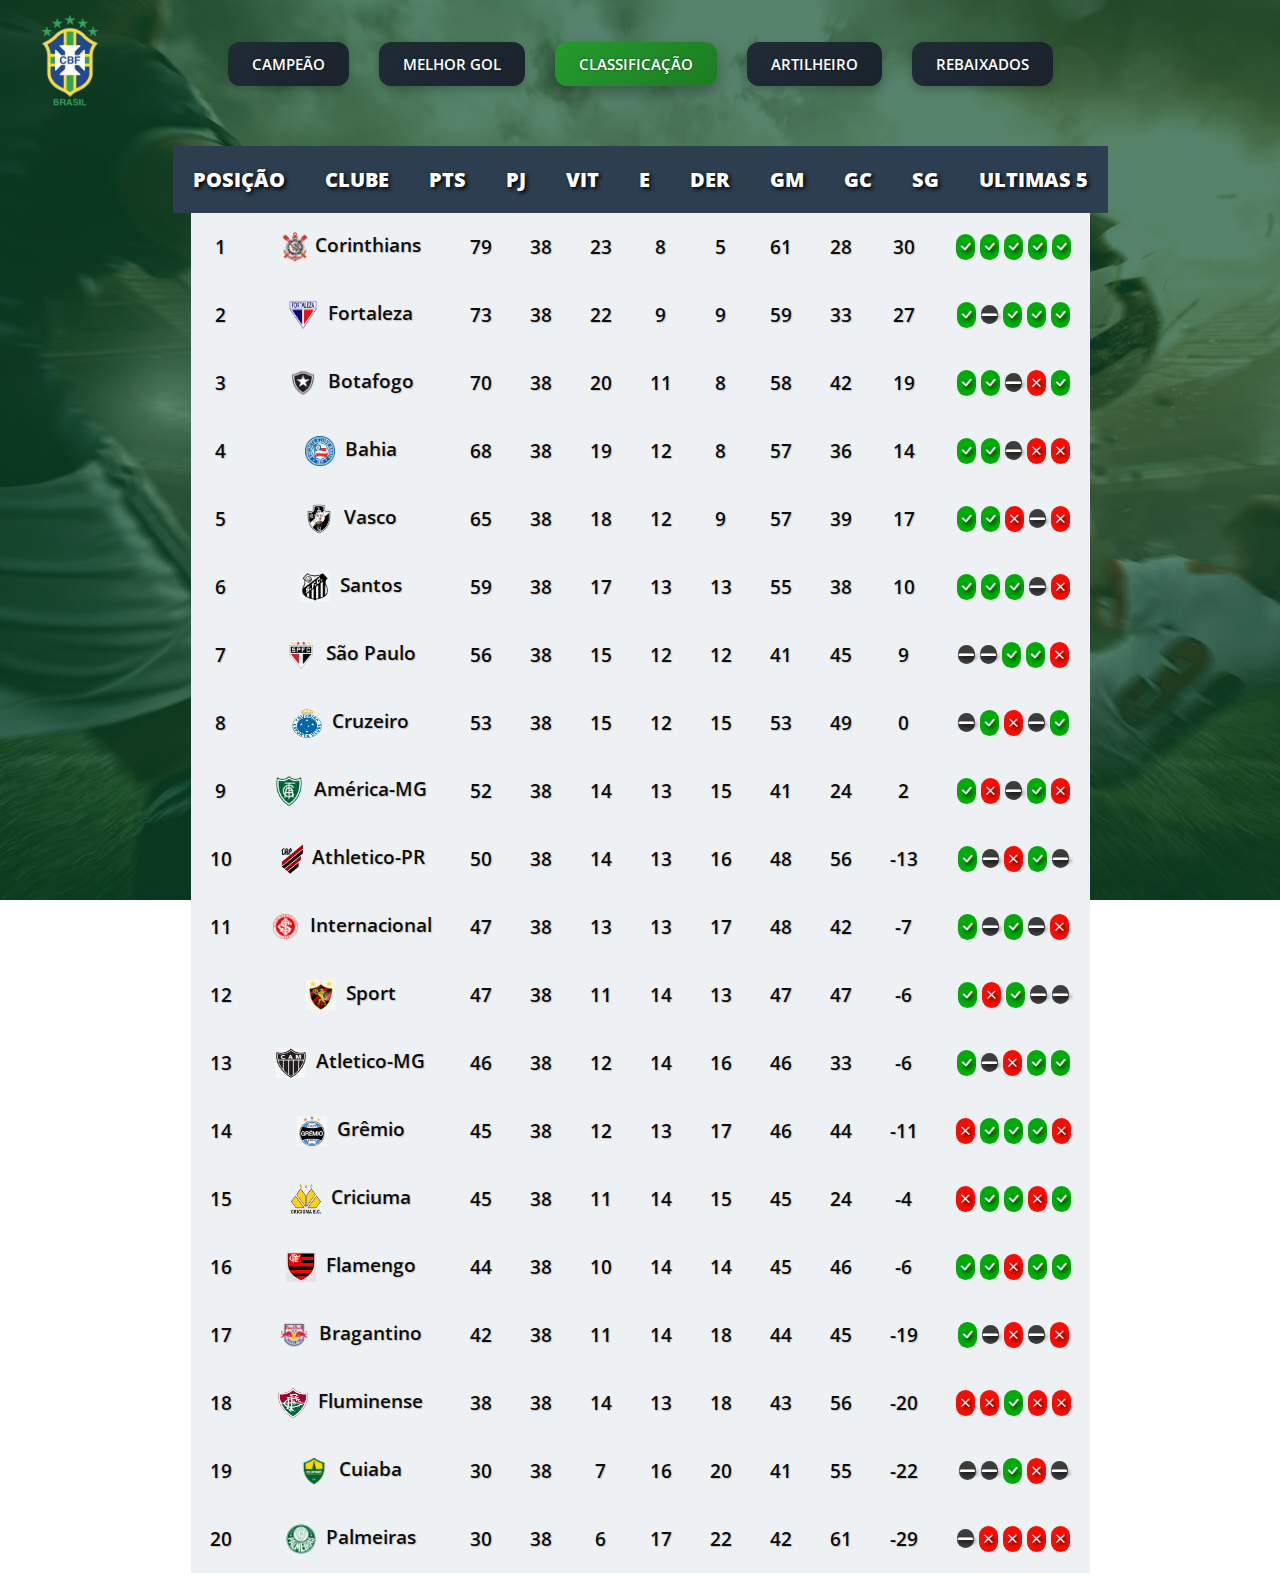
<file: index.html>
<!DOCTYPE html>
<html lang="Pt-br">
<head>
    <meta charset="UTF-8">
    <meta name="viewport" content="width=device-width, initial-scale=1.0">

    <!-- BOOTSTRAP ICONS -->
    <link rel="stylesheet" href="https://cdn.jsdelivr.net/npm/bootstrap-icons@1.11.3/font/bootstrap-icons.min.css">
    <!-- FIM DO BOOTSTRAP ICONS -->

    <!-- FONT AWESOME -->
    <link rel="stylesheet" href="https://cdnjs.cloudflare.com/ajax/libs/font-awesome/6.0.0-beta3/css/all.min.css">
    <!-- FIM DO FONT AWESOME -->

    <!-- GOOGLE FONTS -->
    <link rel="preconnect" href="https://fonts.googleapis.com">
    <link rel="preconnect" href="https://fonts.gstatic.com" crossorigin>
    <link href="https://fonts.googleapis.com/css2?family=Open+Sans:ital,wght@0,300..800;1,300..800&display=swap" rel="stylesheet">
    <!-- FIM DA GOOGLE FONTS -->
    
    <link rel="stylesheet" href="style.css">
    <title>Tabela do Brasileirão</title>
</head>
<body>
    <div class="header">
        <div id="logo">
            <img src="images/logo-campeonato-brasileiro.png" alt="logo-brasileirao-2022">
        </div>
        <div class="navigation">
            <ul>
                <li><a href="campeao.html">CAMPEÃO</a></li>
                <li><a href="melhor-gol.html">MELHOR GOL</a></li>
                <li class="active"><a href="#classificacao">CLASSIFICAÇÃO</a></li>
                <li><a href="artilheiro.html">ARTILHEIRO</a></li>
                <li><a href="rebaixados.html">REBAIXADOS</a></li>
            </ul>
        </div>
    </div>
    <div class="container">
        <table>
            <thead>
                <tr>
                    <th>POSIÇÃO</th>
                    <th>CLUBE</th>
                    <th>Pts</th>
                    <th>PJ</th>
                    <th>VIT</th>
                    <th>E</th>
                    <th>DER</th>
                    <th>GM</th>
                    <th>GC</th>
                    <th>SG</th>
                    <th>Ultimas 5</th>
                </tr>
            </thead>
            <tbody>
                <tr>
                    <td>1</td>
                    <td><img src="images/corinthians.png" alt="Corinthians" class="team-icon">Corinthians</td>
     <!--Pontos-->  <td>79</td>
     <!--Jogos-->   <td>38</td>
     <!--Vitorias--><td>23</td>
     <!--Empates--> <td>8</td>
     <!--Derrotas--><td>5</td>
     <!--GM-->      <td>61</td>
     <!--GC-->      <td>28</td>
     <!--SG-->      <td>30</td>
                    <td>
                        <i class="bi bi-check"></i>
                        <i class="bi bi-check"></i>
                        <i class="bi bi-check"></i>
                        <i class="bi bi-check"></i>
                        <i class="bi bi-check"></i>
                    </td>
                </tr>
                <tr>
                    <td>2</td>
                    <td><img src="images/fortaleza.png" alt="Fortaleza" class="team-icon"> Fortaleza</td>
                    <td>73</td>
                    <td>38</td>
                    <td>22</td>
                    <td>9</td>
                    <td>9</td>
                    <td>59</td>
                    <td>33</td>
                    <td>27</td>
                    <td>
                        <i class="bi bi-check"></i>
                        <i class="fas fa-minus"></i>
                        <i class="bi bi-check"></i>
                        <i class="bi bi-check"></i>
                        <i class="bi bi-check"></i>
                    </td>
                </tr>
                <tr>
                    <td>3</td>
                    <td><img src="images/botafogo-removebg-preview.png" alt="Botafogo" class="team-icon"> Botafogo</td>
                    <td>70</td>
                    <td>38</td>
                    <td>20</td>
                    <td>11</td>
                    <td>8</td>
                    <td>58</td>
                    <td>42</td>
                    <td>19</td>
                    <td><i class="bi bi-check"></i>
                        <i class="bi bi-check"></i>
                        <i class="fas fa-minus"></i>
                        <i class="bi bi-x"></i>
                        <i class="bi bi-check"></i>
                    </td>
                </tr>
                <tr>
                    <td>4</td>
                    <td><img src="images/Bahia.png" alt="Bahia" class="team-icon"> Bahia</td>
                    <td>68</td>
                    <td>38</td>
                    <td>19</td>
                    <td>12</td>
                    <td>8</td>
                    <td>57</td>
                    <td>36</td>
                    <td>14</td>
                    <td>
                        <i class="bi bi-check"></i>
                        <i class="bi bi-check"></i>
                        <i class="fas fa-minus"></i>
                        <i class="bi bi-x"></i>
                        <i class="bi bi-x"></i>
                    </td>
                </tr>
                <tr>
                    <td>5</td>
                    <td><img src="images/vasco.png" alt="São Paulo" class="team-icon"> Vasco</td>
                    <td>65</td>
                    <td>38</td>
                    <td>18</td>
                    <td>12</td>
                    <td>9</td>
                    <td>57</td>
                    <td>39</td>
                    <td>17</td>
                    <td>
                        <i class="bi bi-check"></i>
                        <i class="bi bi-check"></i>
                        <i class="bi bi-x"></i>
                        <i class="fas fa-minus"></i>
                        <i class="bi bi-x"></i>
                    </td>
                </tr>
                <tr>
                    <td>6</td>
                    <td><img src="images/SANTS.png" alt="Santos" class="team-icon"> Santos</td>
                    <td>59</td>
                    <td>38</td>
                    <td>17</td>
                    <td>13</td>
                    <td>13</td>
                    <td>55</td>
                    <td>38</td>
                    <td>10</td>
                    <td>
                        <i class="bi bi-check"></i>
                        <i class="bi bi-check"></i>
                        <i class="bi bi-check"></i>
                        <i class="fas fa-minus"></i>
                        <i class="bi bi-x"></i>
                    </td>
                </tr>
                <tr>
                    <td>7</td>
                    <td><img src="images/saopaulo.png" alt="Vasco" class="team-icon"> São Paulo</td>
                    <td>56</td>
                    <td>38</td>
                    <td>15</td>
                    <td>12</td>
                    <td>12</td>
                    <td>41</td>
                    <td>45</td>
                    <td>9</td>
                    <td>
                        <i class="fas fa-minus"></i>
                        <i class="fas fa-minus"></i>
                        <i class="bi bi-check"></i>
                        <i class="bi bi-check"></i>
                        <i class="bi bi-x"></i>
                    </td>
                </tr>
                <tr>
                    <td>8</td>
                    <td><img src="images/cruzeiro.png" alt="Cruzeiro" class="team-icon"> Cruzeiro</td>
                    <td>53</td>
                    <td>38</td>
                    <td>15</td>
                    <td>12</td>
                    <td>15</td>
                    <td>53</td>
                    <td>49</td>
                    <td>0</td>
                    <td>
                        <i class="fas fa-minus"></i>
                        <i class="bi bi-check"></i>
                        <i class="bi bi-x"></i>
                        <i class="fas fa-minus"></i>
                        <i class="bi bi-check"></i>
                    </td>
                </tr>
                <tr>
                    <td>9</td>
                    <td><img src="images/america-mg.png" alt="América-MG" class="team-icon"> América-MG</td>
                    <td>52</td>
                    <td>38</td>
                    <td>14</td>
                    <td>13</td>
                    <td>15</td>
                    <td>41</td>
                    <td>24</td>
                    <td>2</td>
                    <td>
                        <i class="bi bi-check"></i>
                        <i class="bi bi-x"></i>
                        <i class="fas fa-minus"></i>
                        <i class="bi bi-check"></i>
                        <i class="bi bi-x"></i>
                    </td>
                </tr>
                <tr>
                    <td>10</td>
                    <td><img src="images/athletico PR.png" alt="Athletico-PR" class="team-icon">Athletico-PR</td>
                    <td>50</td>
                    <td>38</td>
                    <td>14</td>
                    <td>13</td>
                    <td>16</td>
                    <td>48</td>
                    <td>56</td>
                    <td>-13</td>
                    <td>
                        <i class="bi bi-check"></i>
                        <i class="fas fa-minus"></i>
                        <i class="bi bi-x"></i>
                        <i class="bi bi-check"></i>
                        <i class="fas fa-minus"></i>
                    </td>
                </tr>
                <tr>
                    <td>11</td>
                    <td><img src="images/internacional.png" alt="Internacional" class="team-icon"> Internacional</td>
                    <td>47</td>
                    <td>38</td>
                    <td>13</td>
                    <td>13</td>
                    <td>17</td>
                    <td>48</td>
                    <td>42</td>
                    <td>-7</td>
                    <td>
                        <i class="bi bi-check"></i>
                        <i class="fas fa-minus"></i>
                        <i class="bi bi-check"></i>
                        <i class="fas fa-minus"></i>
                        <i class="bi bi-x"></i>
                    </td>
                </tr>
                <tr>
                    <td>12</td>
                    <td><img src="images/sport.png" alt="Sport" class="team-icon"> Sport</td>
                    <td>47</td>
                    <td>38</td>
                    <td>11</td>
                    <td>14</td>
                    <td>13</td>
                    <td>47</td>
                    <td>47</td>
                    <td>-6</td>
                    <td>
                        <i class="bi bi-check"></i>
                        <i class="bi bi-x"></i>
                        <i class="bi bi-check"></i>
                        <i class="fas fa-minus"></i>
                        <i class="fas fa-minus"></i>
                    </td>
                </tr>
                <tr>
                    <td>13</td>
                    <td><img src="images/Clube_Atlético_Mineiro_logo.svg.png" alt="Atletico-MG" class="team-icon"> Atletico-MG</td>
                    <td>46</td>
                    <td>38</td>
                    <td>12</td>
                    <td>14</td>
                    <td>16</td>
                    <td>46</td>
                    <td>33</td>
                    <td>-6</td>
                    <td>
                        <i class="bi bi-check"></i>
                        <i class="fas fa-minus"></i>
                        <i class="bi bi-x"></i>
                        <i class="bi bi-check"></i>
                        <i class="bi bi-check"></i>
                    </td>
                </tr>
                <tr>
                    <td>14</td>
                    <td><img src="images/gremio.png" alt="Gremio" class="team-icon"> Grêmio</td>
                    <td>45</td>
                    <td>38</td>
                    <td>12</td>
                    <td>13</td>
                    <td>17</td>
                    <td>46</td>
                    <td>44</td>
                    <td>-11</td>
                    <td>
                        <i class="bi bi-x"></i>
                        <i class="bi bi-check"></i>
                        <i class="bi bi-check"></i>
                        <i class="bi bi-check"></i>
                        <i class="bi bi-x"></i>
                    </td>
                </tr>
                <tr>
                    <td>15</td>
                    <td><img src="images/Criciuma.png" alt="Criciuma" class="team-icon"> Criciuma</td>
                    <td>45</td>
                    <td>38</td>
                    <td>11</td>
                    <td>14</td>
                    <td>15</td>
                    <td>45</td>
                    <td>24</td>
                    <td>-4</td>
                    <td>
                        <i class="bi bi-x"></i>
                        <i class="bi bi-check"></i>
                        <i class="bi bi-check"></i>
                        <i class="bi bi-x"></i>
                        <i class="bi bi-check"></i>
                    </td>
                </tr>
                <tr>
                    <td>16</td>
                    <td><img src="images/flamengo.jpeg" alt="Flamengo" class="team-icon"> Flamengo</td>
                    <td>44</td>
                    <td>38</td>
                    <td>10</td>
                    <td>14</td>
                    <td>14</td>
                    <td>45</td>
                    <td>46</td>
                    <td>-6</td>
                    <td>
                        <i class="bi bi-check"></i>
                        <i class="bi bi-check"></i>
                        <i class="bi bi-x"></i>
                        <i class="bi bi-check"></i>
                        <i class="bi bi-check"></i>
                    </td>
                </tr>
                <tr>
                    <td>17</td>
                    <td><img src="images/Bragantino.png" alt="Bragantino" class="team-icon"> Bragantino</td>
                    <td>42</td>
                    <td>38</td>
                    <td>11</td>
                    <td>14</td>
                    <td>18</td>
                    <td>44</td>
                    <td>45</td>
                    <td>-19</td>
                    <td>
                        <i class="bi bi-check"></i>
                        <i class="fas fa-minus"></i>
                        <i class="bi bi-x"></i>
                        <i class="fas fa-minus"></i>
                        <i class="bi bi-x"></i>
                    </td>
                </tr>
                <tr>
                    <td>18</td>
                    <td><img src="images/Fluminense.png" alt="Flu" class="team-icon"> Fluminense</td>
                    <td>38</td>
                    <td>38</td>
                    <td>14</td>
                    <td>13</td>
                    <td>18</td>
                    <td>43</td>
                    <td>56</td>
                    <td>-20</td>
                    <td>
                        <i class="bi bi-x"></i>
                        <i class="bi bi-x"></i>
                        <i class="bi bi-check"></i>
                        <i class="bi bi-x"></i>
                        <i class="bi bi-x"></i>
                    </td>
                </tr>
                <tr>
                    <td>19</td>
                    <td><img src="images/cuiaba.png" alt="Cuiaba" class="team-icon"> Cuiaba</td>
                    <td>30</td>
                    <td>38</td>
                    <td>7</td>
                    <td>16</td>
                    <td>20</td>
                    <td>41</td>
                    <td>55</td>
                    <td>-22</td>
                    <td>
                        <i class="fas fa-minus"></i>
                        <i class="fas fa-minus"></i>
                        <i class="bi bi-check"></i>
                        <i class="bi bi-x"></i>
                        <i class="fas fa-minus"></i>
                    </td>
                </tr>
                <tr>
                    <td>20</td>
                    <td><img src="images/palmeiras.png" alt="Palmeiras" class="team-icon"> Palmeiras</td>
                    <td>30</td>
                    <td>38</td>
                    <td>6</td>
                    <td>17</td>
                    <td>22</td>
                    <td>42</td>
                    <td>61</td>
                    <td>-29</td>
                    <td>
                        <i class="fas fa-minus"></i>
                        <i class="bi bi-x"></i>
                        <i class="bi bi-x"></i>
                        <i class="bi bi-x"></i>
                        <i class="bi bi-x"></i>
                    </td>
                </tr>
            </tbody>
        </table>
    </div>

    <!--RODAPÉ-->
    <!--<footer>
        <div class="container">
                <div class="copyright">
                    &copy; 2024 <strong>Gusttavo Fotografia</strong>. Todos os direitos reservados.
                    <p>― Desenvolvido por GuDev-07 <a href="https://github.com/GuDev-07" aria-label="GitHub">
                            <i class="fab fa-github"></i></a> ―</p>
                </div>
            </div>
        </div>
    </footer>-->
    <!--FIM DO RODAPÉ-->
</body>
</html>
</file>
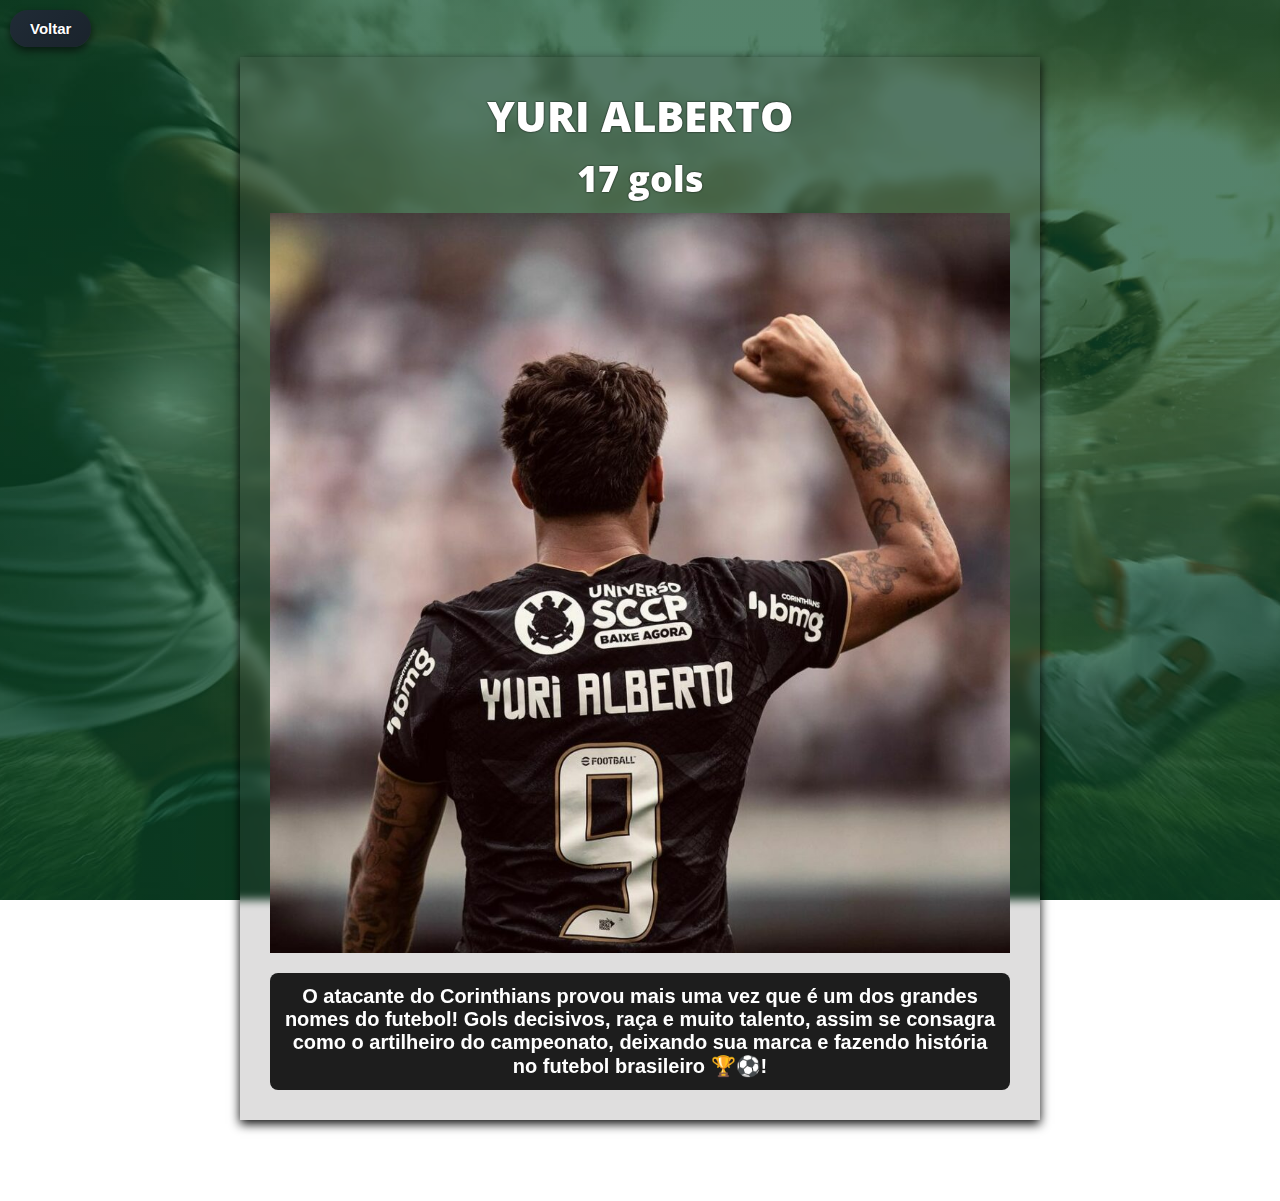
<file: artilheiro.html>
<!DOCTYPE html>
<html lang="pt-br">
<head>
    <meta charset="UTF-8">
    <meta name="viewport" content="width=device-width, initial-scale=1.0">

    <!-- BOOTSTRAP ICONS -->
    <link rel="stylesheet" href="https://cdn.jsdelivr.net/npm/bootstrap-icons@1.11.3/font/bootstrap-icons.min.css">
    <!-- FIM DO BOOTSTRAP ICONS -->

    <!-- FONT AWESOME -->
    <link rel="stylesheet" href="https://cdnjs.cloudflare.com/ajax/libs/font-awesome/6.0.0-beta3/css/all.min.css">
    <!-- FIM DO FONT AWESOME -->

    <!-- GOOGLE FONTS -->
    <link rel="preconnect" href="https://fonts.googleapis.com">
    <link rel="preconnect" href="https://fonts.gstatic.com" crossorigin>
    <link href="https://fonts.googleapis.com/css2?family=Open+Sans:ital,wght@0,300..800;1,300..800&display=swap" rel="stylesheet">
    <!-- FIM DA GOOGLE FONTS -->
    
    <link rel="stylesheet" href="style.css">
    <title>Tabela do Brasileirão</title>
</head>
<body>
    <div class="posicao-botao">
        <button class="botao-oficial" type="button" onclick="window.location.href='index.html'">Voltar</button>
    </div>

    <div class="container-artilheiro">
        <h1 class="player-name">YURI ALBERTO</h1>
        <h2 class="score-numbers">17 gols</h2>
            <img src="images/yuri-alberto-artilheiro.png" alt="Yuri Alberto Artilheiro">
       
        <div class="text-box">
            <a href="https://www.instagram.com/yurialberto/" target="_blank">
                <button>
                    O atacante do Corinthians provou mais uma vez que é um dos grandes nomes do futebol! Gols decisivos, 
                    raça e muito talento, assim se consagra como o artilheiro do campeonato, 
                    deixando sua marca e fazendo história no futebol brasileiro 🏆⚽!
                </button>
            </a>
        </div>
    </div>

    <section>
        <p class="oi">
            ㅤㅤ
        </p>
        <p class="oi">
            ㅤㅤ
        </p>
        <p class="oi">
            ㅤㅤ
        </p>
    </section>

    
</body>
</html>
</file>
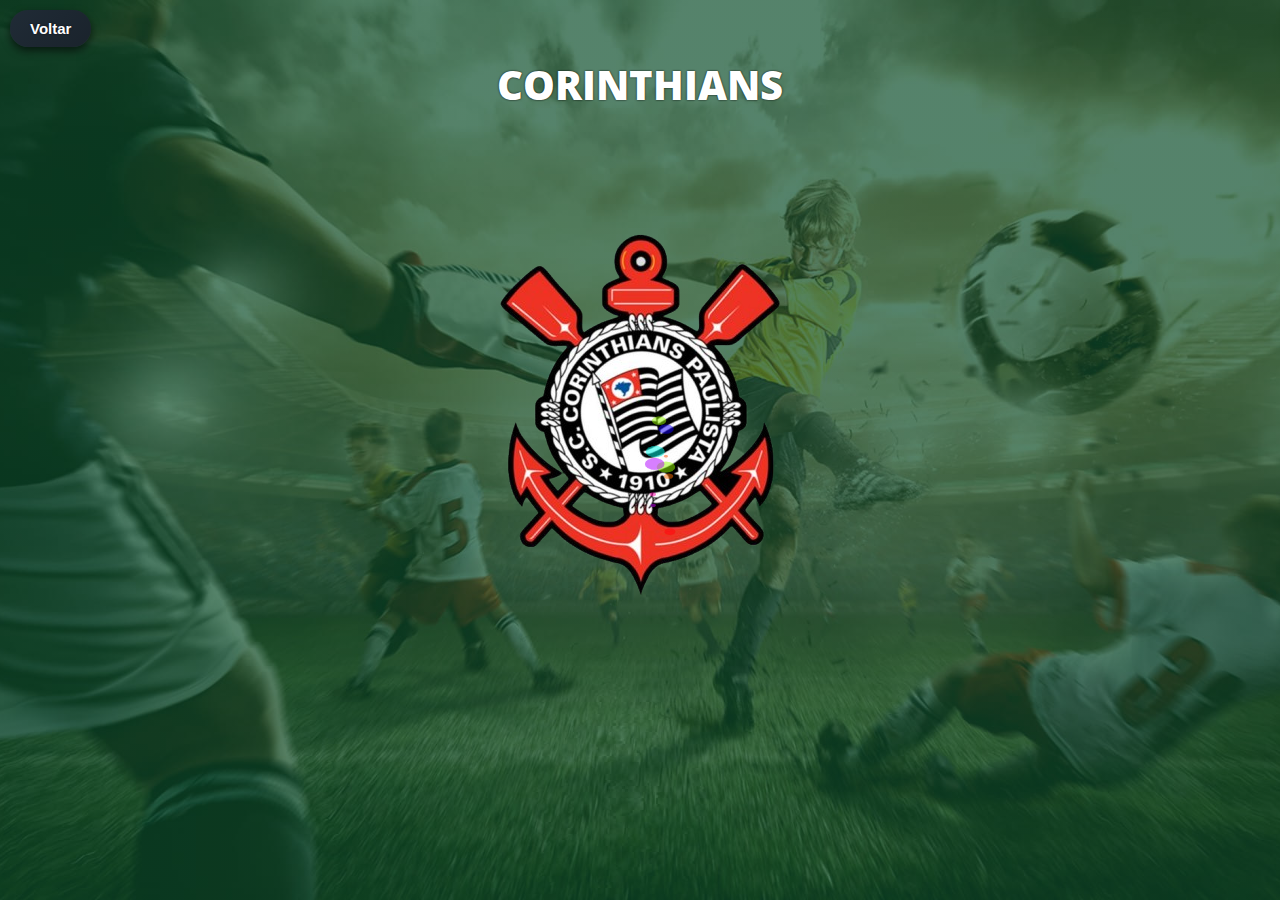
<file: campeao.html>
<!DOCTYPE html>
<html lang="pt-br">
<head>
    <meta charset="UTF-8">
    <meta name="viewport" content="width=device-width, initial-scale=1.0">

    <!-- BOOTSTRAP ICONS -->
    <link rel="stylesheet" href="https://cdn.jsdelivr.net/npm/bootstrap-icons@1.11.3/font/bootstrap-icons.min.css">
    <!-- FIM DO BOOTSTRAP ICONS -->

    <!-- FONT AWESOME -->
    <link rel="stylesheet" href="https://cdnjs.cloudflare.com/ajax/libs/font-awesome/6.0.0-beta3/css/all.min.css">
    <!-- FIM DO FONT AWESOME -->

    <!-- GOOGLE FONTS -->
    <link rel="preconnect" href="https://fonts.googleapis.com">
    <link rel="preconnect" href="https://fonts.gstatic.com" crossorigin>
    <link href="https://fonts.googleapis.com/css2?family=Open+Sans:ital,wght@0,300..800;1,300..800&display=swap" rel="stylesheet">
    <!-- FIM DA GOOGLE FONTS -->
    
    <link rel="stylesheet" href="style.css">
    <title>Tabela do Brasileirão</title>
</head>
<body>
    <div class="posicao-botao">
        <button class="botao-oficial" type="button" onclick="window.location.href='index.html'">Voltar</button>
    </div>

    <h1 class="nome-do-campeao">CORINTHIANS</h1>

    <div class="container-campeao">
        <div>
            <a href="https://www.instagram.com/corinthians/" target="">
                <button>
                    <img src="images/cor-removebg-preview.png" alt="campeao">
                </button>
            </a>
            <canvas id="fireworks"></canvas>
        </div>
    </div>

    <audio autoplay>
        <source src="audio/hino-corinthians.mp3" type="audio/mpeg">
    </audio>
    
    <script src="script.js"></script>
    
    
</body>
</html>
</file>
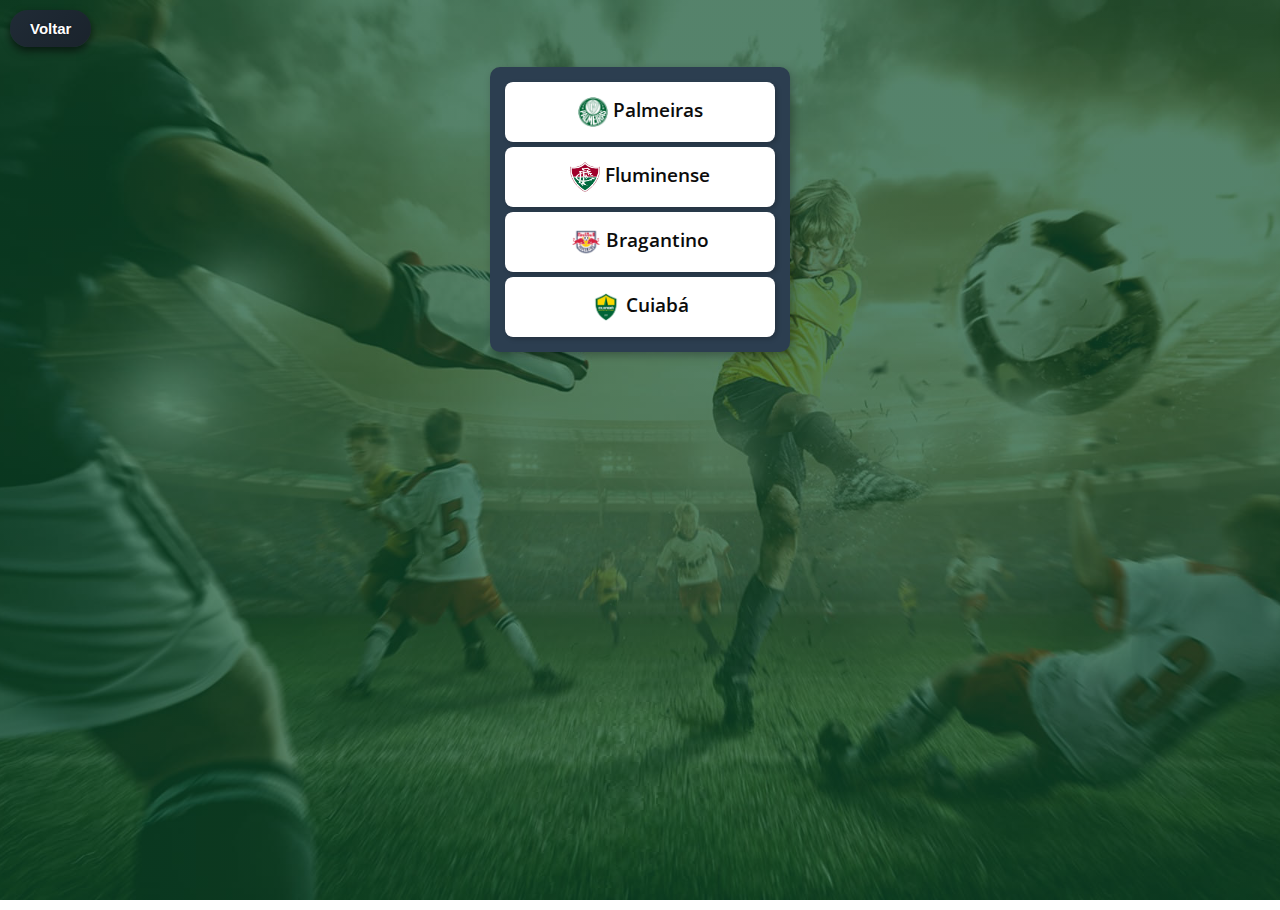
<file: rebaixados.html>
<!DOCTYPE html>
<html lang="pt-br">
<head>
    <meta charset="UTF-8">
    <meta name="viewport" content="width=device-width, initial-scale=1.0">

    <!-- BOOTSTRAP ICONS -->
    <link rel="stylesheet" href="https://cdn.jsdelivr.net/npm/bootstrap-icons@1.11.3/font/bootstrap-icons.min.css">
    <!-- FIM DO BOOTSTRAP ICONS -->

    <!-- FONT AWESOME -->
    <link rel="stylesheet" href="https://cdnjs.cloudflare.com/ajax/libs/font-awesome/6.0.0-beta3/css/all.min.css">
    <!-- FIM DO FONT AWESOME -->

    <!-- GOOGLE FONTS -->
    <link rel="preconnect" href="https://fonts.googleapis.com">
    <link rel="preconnect" href="https://fonts.gstatic.com" crossorigin>
    <link href="https://fonts.googleapis.com/css2?family=Open+Sans:ital,wght@0,300..800;1,300..800&display=swap" rel="stylesheet">
    <!-- FIM DA GOOGLE FONTS -->
    
    <link rel="stylesheet" href="style.css">
    <title>Tabela do Brasileirão</title>
</head>

<body>
    <div class="posicao-botao">
        <button class="botao-oficial" type="button" onclick="window.location.href='index.html'">Voltar</button>
    </div>

    <div class="rebaixados-container">
        <ul class="rebaixados-lista">
            <li onclick="mostrarAlerta('Palmeiras')">
                <img src="images/palmeiras.png" alt="Palmeiras" class="team-icon">Palmeiras
            </li>
            <li onclick="mostrarAlerta('Fluminense')">
                <img src="images/Fluminense.png" alt="Fluminense" class="team-icon">Fluminense
            </li>
            <li onclick="mostrarAlerta('Bragantino')">
                <img src="images/Bragantino.png" alt="Bragantino" class="team-icon">Bragantino
            </li>
            <li onclick="mostrarAlerta('Cuiabá')">
                <img src="images/cuiaba.png" alt="Cuiabá" class="team-icon">Cuiabá
            </li>
        </ul>
    </div>

    <script src="script.js"></script>
</body>
</html>
</file>
<file: style.css>
/*ESTILIZAÇÃO DA PÁGINA PRINCIPAL*/
* {
    margin: 0;
    padding: 0;
    box-sizing: border-box;
}

html, body {
    margin: 0; /* Remove margens do corpo e do html */
    padding: 0; /* Remove preenchimentos */
    height: 100%; /* Garante que o html cubra 100% da altura */
}

body {
    font-family: "Open Sans", serif;
    background: linear-gradient(rgba(13, 78, 44, 0.7), rgba(13, 78, 44, 0.7)), url('images/football-pc-x5vu5pq9p76m0qe9.jpg');
    background-size: cover; /* A imagem cobre toda a área visível */
    background-repeat: no-repeat; /* Evita que a imagem se repita */
    background-attachment: fixed; /* Mantém a imagem fixa ao rolar a página */
    background-position: center; /* Centraliza a imagem */
    min-height: 100vh; /* O corpo cobre toda a janela */
    font-size: 19px;
}


.header {
    display: flex;
    align-items: center;
    padding: 10px 20px;
}

#logo img {
    width: 100px;
    height: 100px;
}

.navigation {
    flex-grow: 1;
    display: flex; 
    justify-content: center;
}

/* Estilo para a barra de navegação */
.navigation ul {
    list-style-type: none;
    margin: 0;
    padding: 0;
    display: flex;
    gap: 30px;
    padding-right: 100px;
}

.navigation li a {
    font-size: 15px;
    cursor: pointer;
    background: linear-gradient(135deg, #202b36, #1a232c);
    color: #fff;
    text-decoration: none;
    border: none;
    border-radius: 12px;
    padding: 12px 24px;
    font-weight: 600;
    text-shadow: 0px 0px 2px rgba(0, 0, 0, 0.568);
    box-shadow: 0 4px 8px rgba(0, 0, 0, 0.2);
    transition: all 0.3s ease, box-shadow 0.3s ease;
    outline: none;
}

.navigation li a:hover,
.navigation li.active a {
    background: linear-gradient(135deg, #239b2d, #1d7c22);
    color: #ffffff;
    transform: translateY(-2px); 
    box-shadow: 0 8px 16px rgba(0, 0, 0, 0.3);
}

.navigation li a:active {
    transform: translateY(0);
    box-shadow: 0 4px 8px rgba(0, 0, 0, 0.2);
}

.container {
    width: 90%;
    max-width: 1200px;
    margin: 0 auto;
    padding: 20px;
}

/*ESTILIZÇÃO PARA A TABELA*/
table {
    width: 100%;
    border-collapse: collapse;
    display: flex;
    flex-direction: column;
    align-items: center;
}

th{
    padding: 20px;
}

td {
    padding: 19px;
    text-align: center;
    white-space: nowrap; /* Garante que o conteúdo não quebre */
}

.team-cell {
    display: flex; /* Aplica Flexbox para alinhar horizontalmente */
    align-items: center; /* Alinha verticalmente */
    justify-content: flex-start; /* Alinha à esquerda */
    white-space: nowrap; /* Impede quebra de linha */
    gap: 5px; /* Espaço entre o ícone e o texto */
    padding-left: 5px;
    overflow: hidden; /* Garante que nada ultrapasse */
    vertical-align: middle;
}

.team-icon {
    width: 30px;
    height: 30px;
    margin-right: 5px;
    flex-shrink: 0; /* Evita que o ícone diminua */
    vertical-align: middle;
}

th {
    background-color: #2c3e50;
    color: #fff;
    font-weight: bold;
    text-transform: uppercase;
    font-size: 20px;
    font-weight: 900;
    text-shadow: 2px 2px 4px rgb(0, 0, 0);
}

td {
    background-color: #eef1f3;
    font-size: 19px;
    color: #0c0c0c;
    font-weight: 600;
    text-shadow: 1px 1px 1px rgba(0, 0, 0, 0.192);
}

.team-icon {
    width: 30px;
    height: 30px;
    margin-right: 5px;
    flex-shrink: 0; /* Evita que o ícone diminua */
}

i {
    font-size: 19px;
    color: white;
    background-color: #00aa09;
    border-radius: 17px;
    text-shadow: 2px 2px 4px rgb(0, 0, 0);
}

i.fas.fa-minus {
    background-color: #3d3d3d;
    color: white;
    border-radius: 17px;
    text-shadow: 2px 2px 4px rgb(0, 0, 0);
}

i.bi-x {
    background-color: #fa0c04;
    color: white;
    border-radius: 17px;
    text-shadow: 2px 2px 4px rgb(0, 0, 0);
}

/*AJUSTANDO RESPONSIVIDADE DA TABELA*/
@media (max-width: 520px) {
    .header {
        flex-direction:column;
        align-items: center;
        padding: 5px;
    }

    #logo img {
        width: 80px;
        height: 60px;
        padding-left: 20px;
    }

    .navigation ul {
        flex-direction: column;
        gap: 13px;
        padding-left: 10px;
        align-items: center;
        font-weight: 600;
    }
    
    .navigation li a {
        font-size: 14px; /* Tamanho menor para os links */
        font-weight: 600;
        padding: 6px 14px;
    }

    .container {
        padding: 1px;
        position:relative;
    }

    table {
        padding: 40px;
        position: center;
    }

    th, td {
        padding: 4px;
        font-size: 10px;
    }

    .team-icon {
        width: 15px;
        height: 15px;
    }

    i {
        font-size: 8px;
    }
}

@media (max-width: 800px) {
    .header {
        flex-direction:column;
        align-items: center;
        padding: 5px;
    }

    #logo img {
        width: 80px;
        height: 60px;
        padding-left: 20px;
    }

    .navigation ul {
        flex-direction: column;
        gap: 13px;
        padding-left: 120px;
        align-items: center;
        font-weight: 600;
    }
    
    .navigation li a {
        font-size: 14px; /* Tamanho menor para os links */
        font-weight: 600;
        padding: 6px 14px;
    }

    .container {
        padding: 1px;
        position:relative;
    }

    th, td {
        padding: 4px;
        font-size: 10px;
    }

    .team-icon {
        width: 15px;
        height: 15px;
    }

    i {
        font-size: 8px;
    }
}
/*FIM DA ESTILIZAÇÃO DA PÁGINA PRINCIPAL, CABEÇALHO, TABELA, ESTILIZAÇÃO + RESPONSIVIDADE*/


/*ESTILIZAÇÃO DA PÁGINA MELHOR GOL*/
.gol{
    text-align: center;
    color: #ffffff;
    text-shadow: 2px 2px 4px rgb(0, 0, 0);

}

.div-video {
    width: 100%;
    max-width: 600px; /* Largura máxima do vídeo */
    position: absolute;
    right: 50%;
    padding-top: 59.25%; /* Proporção 16:9 para vídeos */
}

.div-video video {
    position: absolute;
    padding: 80px;
    margin: 10, auto;
    top: 0;
    left: 0;
    right: 10%;
    width: 190%;
    height: 50%;
    border-radius: 12px; /* Bordas arredondadas */
    box-shadow: 0 4px 8px rgba(0, 0, 0, 0.2); /* Sombra para destaque */
}


.posicao-botao .botao-oficial {
    background: linear-gradient(135deg, #202b36, #1a232c);
    color: #fff;
    margin: 10px;
    font-size: 15px; 
    font-weight: 600;
    text-decoration: none; 
    border: none; 
    border-radius: 18px;
    padding: 10px 20px; 
    text-shadow: 0px 0px 2px rgba(0, 0, 0, 0.568); 
    box-shadow: 0 4px 8px rgba(0, 0, 0, 0.61); 
    cursor: pointer;
    transition: all 0.3s ease, box-shadow 0.3s ease;
    outline: none;
}

.posicao-botao .botao-oficial:hover {
    background: linear-gradient(135deg, #239b2d, #1d7c22); /* Alterar fundo ao passar o mouse */
    transform: translateY(-2px); /* Elevar botão ao passar o mouse */
    box-shadow: 0 8px 16px rgba(0, 0, 0, 0.3); /* Intensificar sombra ao passar o mouse */
}

.posicao-botao .botao-oficial:active {
    transform: translateY(0); /* Remover elevação ao clicar */
    box-shadow: 0 4px 8px rgba(0, 0, 0, 0.2); /* Reduzir sombra ao clicar */
}

/*RESPONSIVIDADE DA PAGE MELHOR GOL*/
/* Ajustes para telas menores */
@media screen and (max-width: 768px),  (max-device-width: 1024px) and (orientation: portrait) {
    .gol {
        font-size: 1.5rem; /* Reduz o tamanho do título */
        padding: 10px;
    }

    .div-video {
        position: absolute;
        width: 100%; /* Ajusta a largura do container do vídeo */
        max-width: 100%;
        margin: 0 auto; /* Centraliza o vídeo */
        padding-top: 100;
    }

    .div-video video {
        width: 100%; /* Garante que o vídeo ocupe toda a largura do container */
        height: auto;
        padding: 10; /* Remove espaçamentos desnecessários */
        left: 200px;
    }

    .posicao-botao {
        text-align: center; /* Centraliza o botão */
        margin-top: 20px;
    }
}
/*FIM DA ESTILIZAÇÃO DA PÁGINA MELHOR GOL*/

/*ESTILIZAÇÃO DA PÁGINA REBAIXADOS*/
.rebaixados-container {
    width: 300px; 
    margin: 20px auto;
    background-color: #2c3e50;
    border-radius: 10px;
    padding: 10px; 
    box-shadow: 3px 3px 10px rgba(0, 0, 0, 0.3);
}


.rebaixados-lista {
    list-style: none;
    padding: 0;
    margin: 0;
}

.rebaixados-lista li {
    background-color: #ffffff; 
    color: #0c0c0c;
    font-size: 19px;
    font-weight: 600;
    text-align: center;
    padding: 15px;
    margin: 5px; 
    border-radius: 8px;
    box-shadow: 2px 2px 5px rgba(0, 0, 0, 0.2);
    cursor: pointer;
}

.rebaixados-lista li:hover {
    background-color: #00aa097c; 
    transition: 0.3s ease-in-out;
    color: #ffffff;
}
/*FIM DA ESTILIZAÇÃO DA PÁGINA REBAIXADOS*/

/*ESTILIZAÇÃO PAGE ARTILHEIRO*/
.container-artilheiro {
    background: rgba(73, 69, 69, 0.178); /* Fundo semi-transparente */
    backdrop-filter: blur(5px); /* Efeito de vidro */
    padding: 30px;
    text-align: center;
    box-shadow: 0px 4px 10px rgba(0, 0, 0, 0.959);
    max-width: 800px;
    width: 100%;
    margin: 0 auto; /* Centro horizontal */
    display: flex;
    flex-direction: column;
    align-items: center;
}

/* Nome do jogador */
.player-name {
    font-size: 42px;
    font-weight: 800;
    color: #fff;
    margin-bottom: 10px;
}

/* Número de gols */
.score-numbers {
    font-size: 36px;
    font-weight: 800;
    color: #fff;
    margin-bottom: 10px;
    text-shadow: 0px 0px 2px rgba(0, 0, 0, 0.973); 
}

/* Imagem do jogador */
.container-artilheiro img {
    height: auto;
    max-width: 100%;
    margin-bottom: 20px;
    flex-wrap: wrap;
}

/* Texto dentro do botão */
.text-box a {
    text-decoration: none;
}

.text-box button {
    background: #000000de;
    color: #ffffff;
    font-size: 20px;
    font-weight: 600;
    padding: 12px;
    border: none;
    border-radius: 8px;
    cursor: pointer;
    width: 100%;
    transition: 0.3s ease-in-out;
}

.text-box button:hover {
    background: #ffffffde;
    color: #000000;
}

/* Media queries para torná-lo responsivo */
@media (max-width: 768px) {

    .container-artilheiro{
        max-width: 300px;
        padding: 7px;
    }
    
    .text-box button {
        font-size: 15px;
        padding: 0px;
    }
}

@media (max-width: 480px) {

    .container-artilheiro{
        max-width: 300px;
    }

    .player-name {
        font-size: 24px;
    }
    
    .score-numbers {
        font-size: 20px;
    }
    
    .text-box button {
        font-size: 15px;
        padding: 8px;
    }
}

@media (max-width: 1180px) {

    .container-artilheiro{
        max-width: 300px;
    }

    .player-name {
        font-size: 24px;
    }
    
    .score-numbers {
        font-size: 20px;
    }
    
    .text-box button {
        font-size: 15px;
        padding: 8px;
    }
}

/*FIM DA ESTILIZAÇÃO PAGE ARTILHEIRO*/

/*ESTILIZAÇÃO PAGE CAMPEÃO*/
.container-campeao {
    display: flex;
    justify-content: center; /* Centraliza horizontalmente */
    align-items: center; /* Centraliza verticalmente */
    height: 60vh; /* Ocupa toda a altura da tela */
}

.container-campeao{
    position: relative;
    display: flex;
    justify-content: center;
    align-items: center;
    flex-direction: column;
}

button {
    background: none;
    border: none;
    cursor: pointer;
    display: flex;
    justify-content: center;
    align-items: center;
}

button img {
    max-width: 100%; /* Garante que a imagem não estoure */
    height: auto;
    padding-top: 65px;
}

#fireworks {
    position: absolute;
    top: 0;
    left: 0;
    width: 100%;
    height: 100%;
    pointer-events: none; /* Permite clicar na imagem sem interferência */
}

h1{
    font-size: 40px;
    font-weight: 800;
    color: #ffff;
    text-align: center;
    text-shadow: 0px 0px 2px rgb(0, 0, 0); 
    
}

@keyframes float {
    0%, 100% {
        transform: translateY(0);
    }
    50% {
        transform: translateY(-20px); /* Define a altura do movimento */
    }
}

.container-campeao img {
    animation: float 3s ease-in-out infinite; /* Aplica a animação */
}

@media screen and (max-width: 768px) {
    .container-campeao {
        height: auto;
        padding: 20px;
    }

    h1 {
        font-size: 24px; /* Reduz o tamanho do título */
        text-align: center;
        font-weight: 800;
    }

    button img {
        max-width: 80%; /* Reduz o tamanho da imagem do campeão */
    }

    .posicao-botao {
        text-align: center; /* Centraliza o botão */
        margin-top: 10px;
    }

    #fireworks {
        width: 100%;
        height: auto;
    }
}



/*FIM DA ESTILIZAÇÃO PAGE CAMPEÃO*/
</file>
